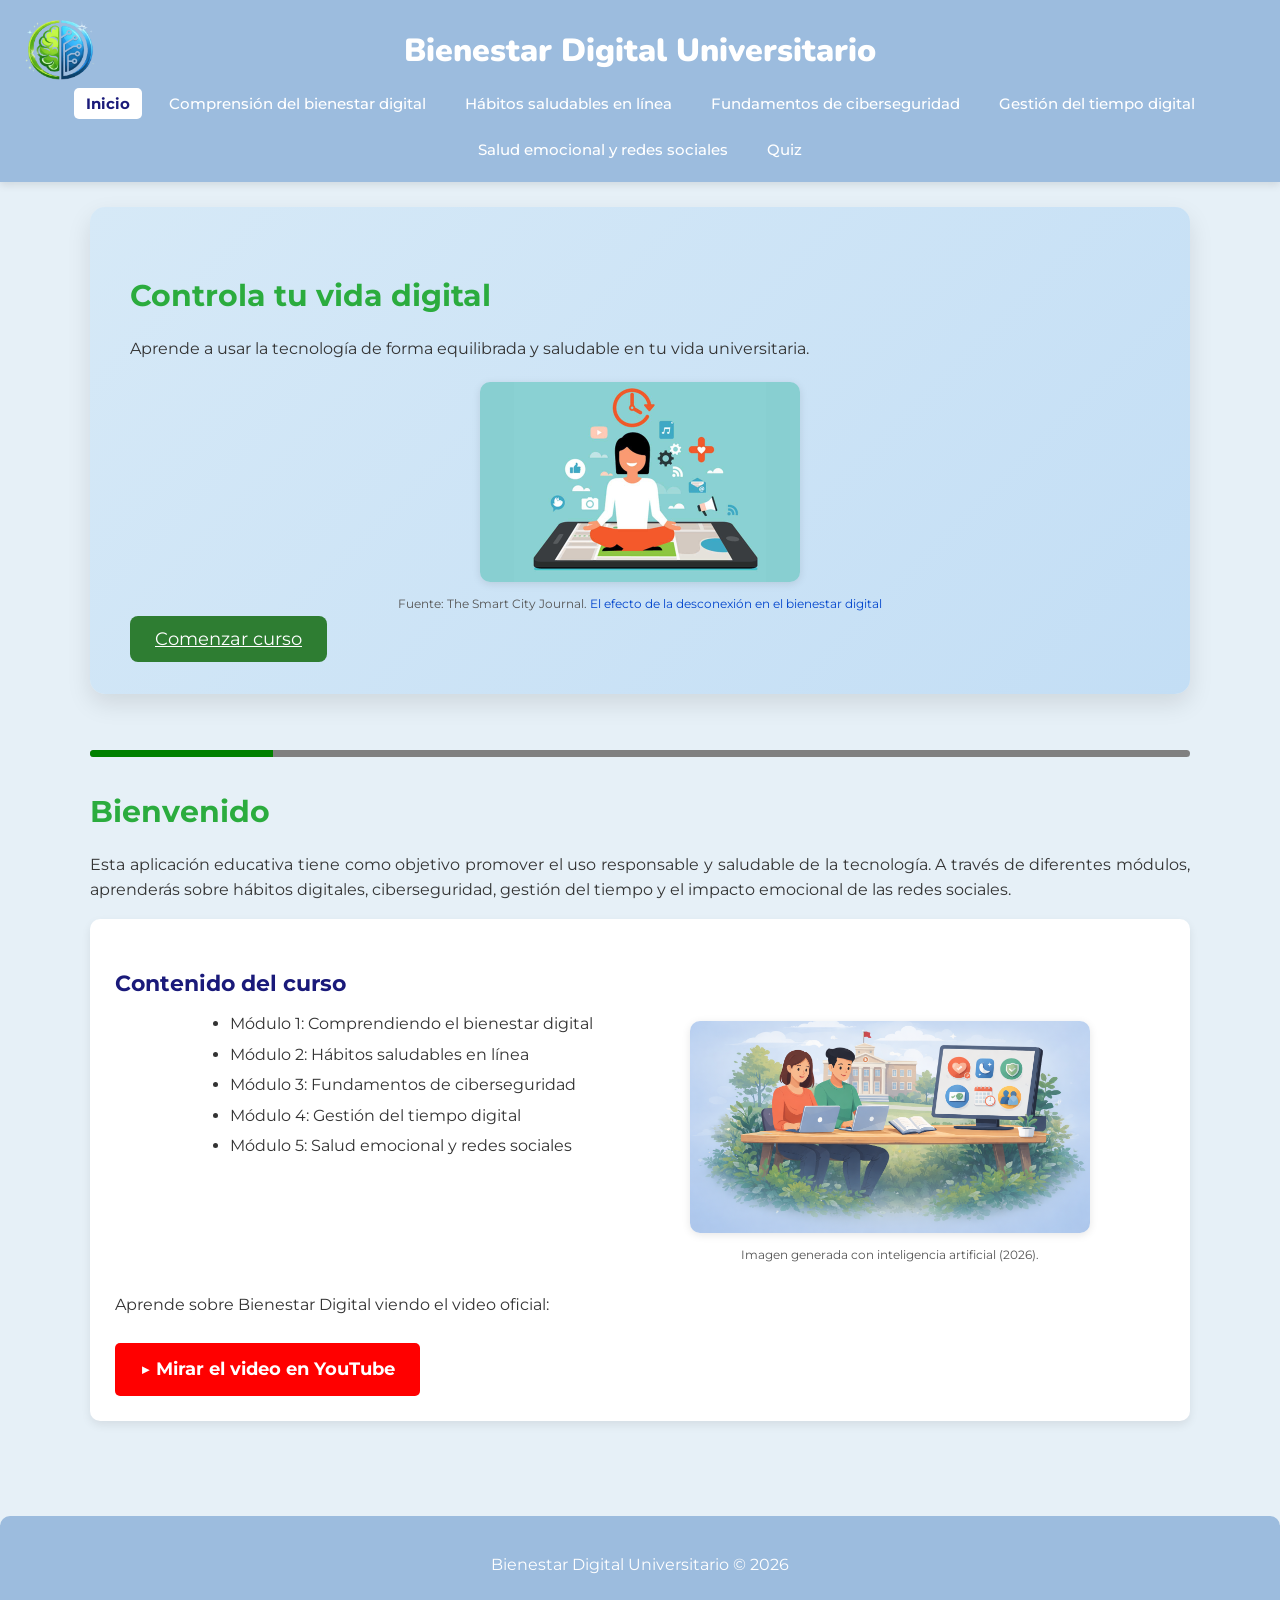
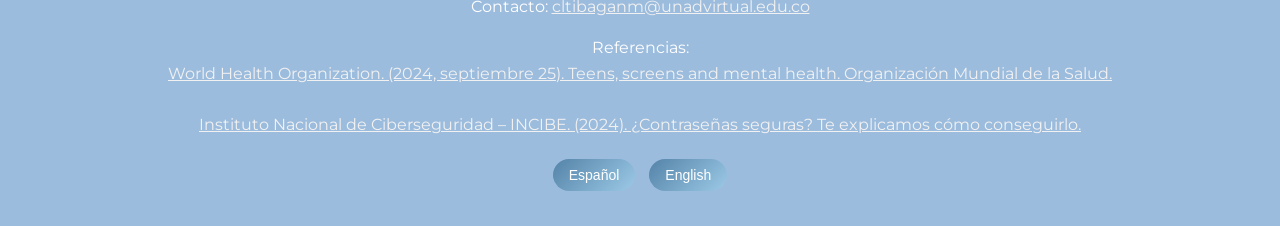
<file: index.html>
<!DOCTYPE html>
<html lang="es">

<head>
    <meta charset="UTF-8">
    <meta name="viewport" content="width=device-width, initial-scale=1.0">
    <title>Bienestar Digital Universitario - Inicio</title>
    <link rel="stylesheet" href="style.css">
    <link rel="preconnect" href="https://fonts.googleapis.com">
    <link rel="preconnect" href="https://fonts.gstatic.com" crossorigin>
    <link
        href="https://fonts.googleapis.com/css2?family=Montserrat:ital,wght@0,100..900;1,100..900&family=Nunito:ital,wght@0,200..1000;1,200..1000&family=Roboto:ital,wght@0,100..900;1,100..900&display=swap"
        rel="stylesheet">
</head>

<body>

    <header>
        <img src="resources/Logo.png" alt="Logo" class="logo">
        <h1 id="titulo" class="titulo">Bienestar Digital Universitario</h1>

        <nav>
            <ul>
                <li><a id="nav-inicio" class="activo" href="index.html">Inicio</a></li>
                <li><a id="nav-mod1" href="modulo1.html">Comprensión del bienestar digital</a></li>
                <li><a id="nav-mod2" href="modulo2.html">Hábitos saludables en línea</a></li>
                <li><a id="nav-mod3" href="modulo3.html">Fundamentos de ciberseguridad</a></li>
                <li><a id="nav-mod4" href="modulo4.html">Gestión del tiempo digital</a></li>
                <li><a id="nav-mod5" href="modulo5.html">Salud emocional y redes sociales</a></li>
                <li><a id="nav-quiz" href="quiz.html">Quiz</a></li>
            </ul>
        </nav>

    </header>

    <main>
        <section class="hero">
            <h2 id="hero-titulo">Controla tu vida digital</h2>

            <p id="hero-texto">
                Aprende a usar la tecnología de forma equilibrada y saludable en tu vida universitaria.
            </p>
            <img src="resources/Bienestar digital.jpg" alt="Bienestar digital" class="hero-img">
            <p class="ref">
                Fuente: The Smart City Journal.
                <a href="https://www.thesmartcityjournal.com/es/articulos/el-efecto-de-la-desconexion-en-el-bienestar-digital"
                    target="_blank">
                    El efecto de la desconexión en el bienestar digital
                </a>
            </p>
            <a id="hero-btn" href="modulo1.html" class="btn-hero">
                Comenzar curso
            </a>
        </section>
        <progress class="barra-progreso" value="1" max="6"></progress>

        <h2 id="bienvenido">Bienvenido</h2>
        <p id="descripcion">
            Esta aplicación educativa tiene como objetivo promover el uso responsable y saludable de la tecnología.
            A través de diferentes módulos, aprenderás sobre hábitos digitales, ciberseguridad, gestión del tiempo
            y el impacto emocional de las redes sociales.
        </p>

        <section>
            <h3 id="contenido_curso" class="contenido_curso">Contenido del curso</h3>

            <div class="contenedores">
                <ul>
                    <li id="mod1-list">Módulo 1: Comprendiendo el bienestar digital</li>
                    <li id="mod2-list">Módulo 2: Hábitos saludables en línea</li>
                    <li id="mod3-list">Módulo 3: Fundamentos de ciberseguridad</li>
                    <li id="mod4-list">Módulo 4: Gestión del tiempo digital</li>
                    <li id="mod5-list">Módulo 5: Salud emocional y redes sociales</li>
                </ul>
                <div>
                    <img src="resources/Inicio.png" alt="inicio">
                    <p class="ref">
                        Imagen generada con inteligencia artificial (2026).
                    </p>
                </div>

            </div>
            <p id="video-text">Aprende sobre Bienestar Digital viendo el video oficial:</p>

            <a id="video-btn" href="https://www.youtube.com/watch?v=ETKD0K1EK4w&t=3s" target="_blank" class="btn-video">
                ▶ Mirar el video en YouTube
            </a>

        </section>

    </main>

    <footer>
        <p id="footer-copy">Bienestar Digital Universitario &copy; 2026</p>

        <p id="footer-contacto">
            Contacto:
            <a href="mailto:cltibaganm@unadvirtual.edu.co">
                cltibaganm@unadvirtual.edu.co
            </a>
        </p>

        <p id="footer-referencias">
            Referencias:
            <br>
            <a href="https://www.who.int/europe/news/item/25-09-2024-teens--screens-and-mental-health" target="_blank">
                World Health Organization. (2024, septiembre 25). Teens, screens and mental health. Organización Mundial
                de la Salud.
            </a>
            <br><br>
            <a href="https://www.incibe.es/ciudadania/blog/contrasenas-seguras-te-explicamos-como-conseguirlo"
                target="_blank">
                Instituto Nacional de Ciberseguridad – INCIBE. (2024). ¿Contraseñas seguras? Te explicamos cómo
                conseguirlo.
            </a>
        </p>
        <!-- Botones de idioma -->
        <div style="margin:10px;">
            <button onclick="cambiarIdioma('es')">Español</button>
            <button onclick="cambiarIdioma('en')">English</button>

        </div>
    </footer>
    <script src="index.js"></script>
</body>

</html>
</file>
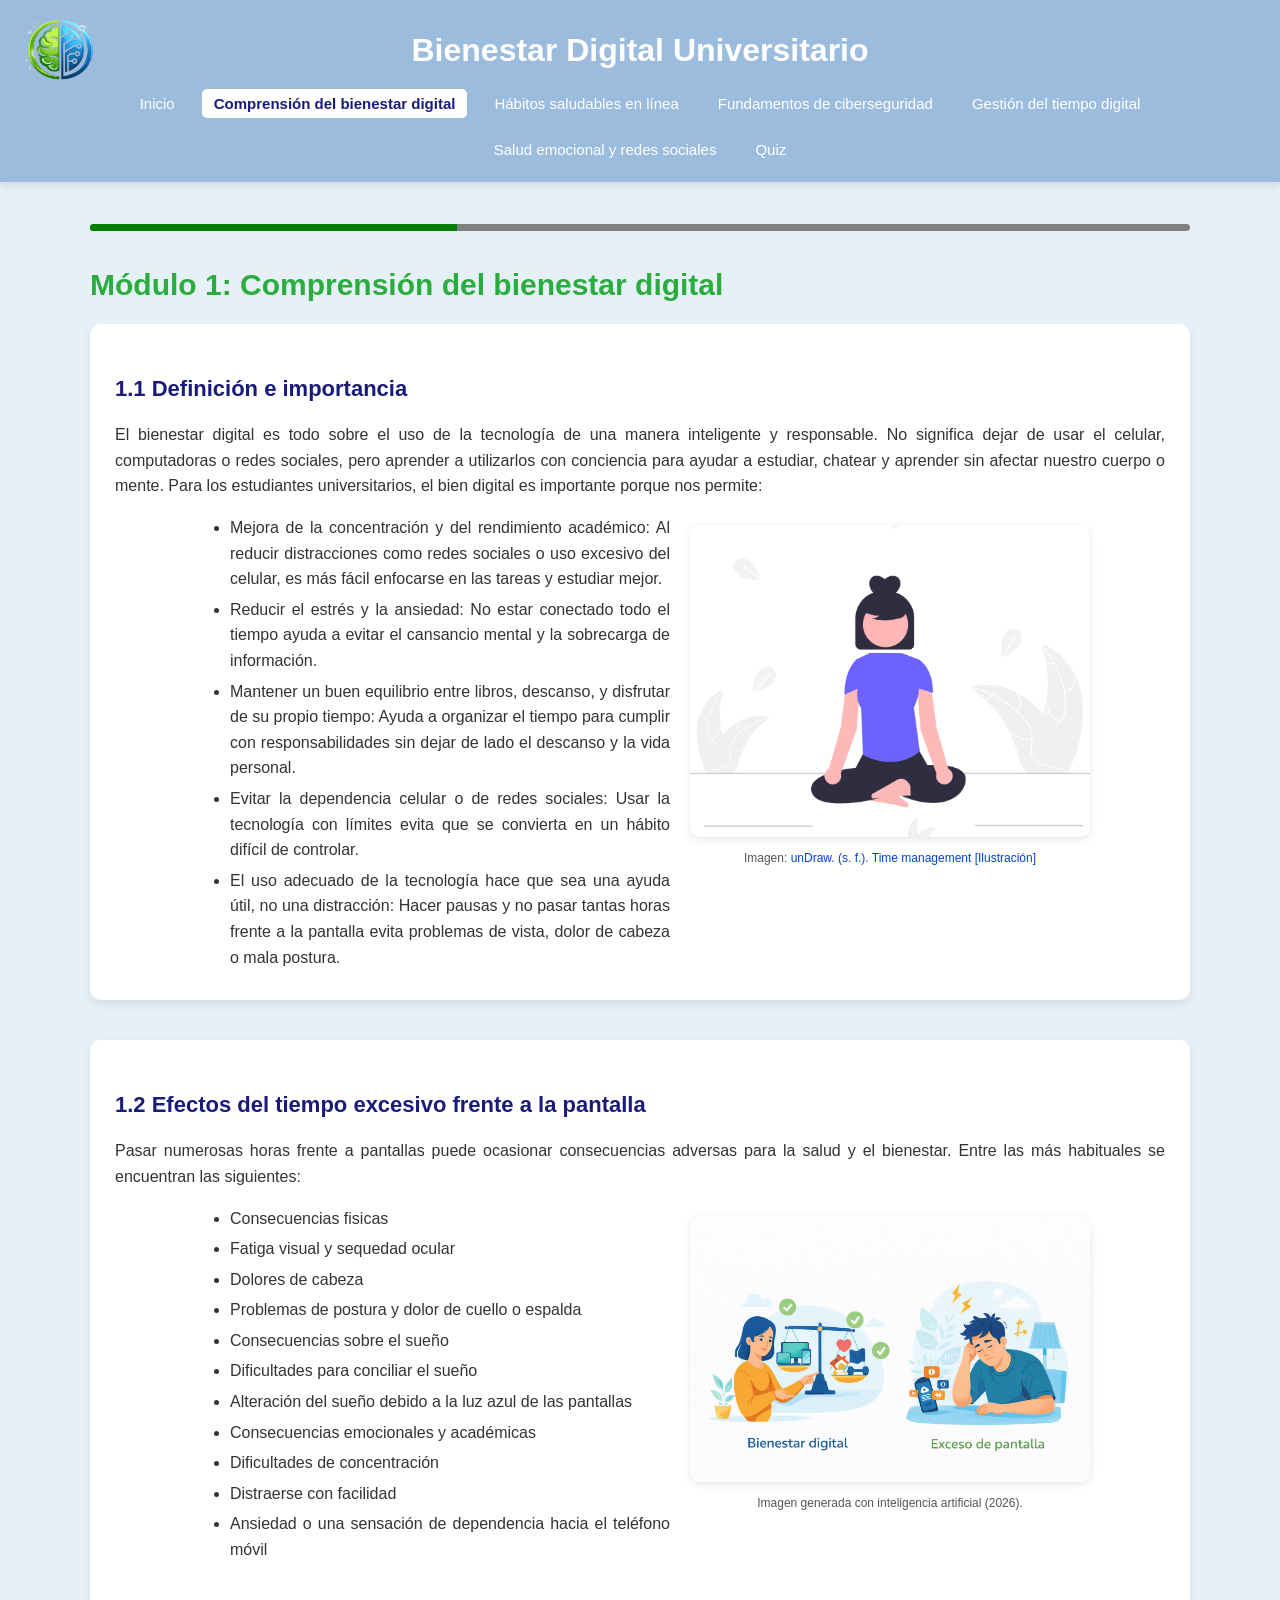
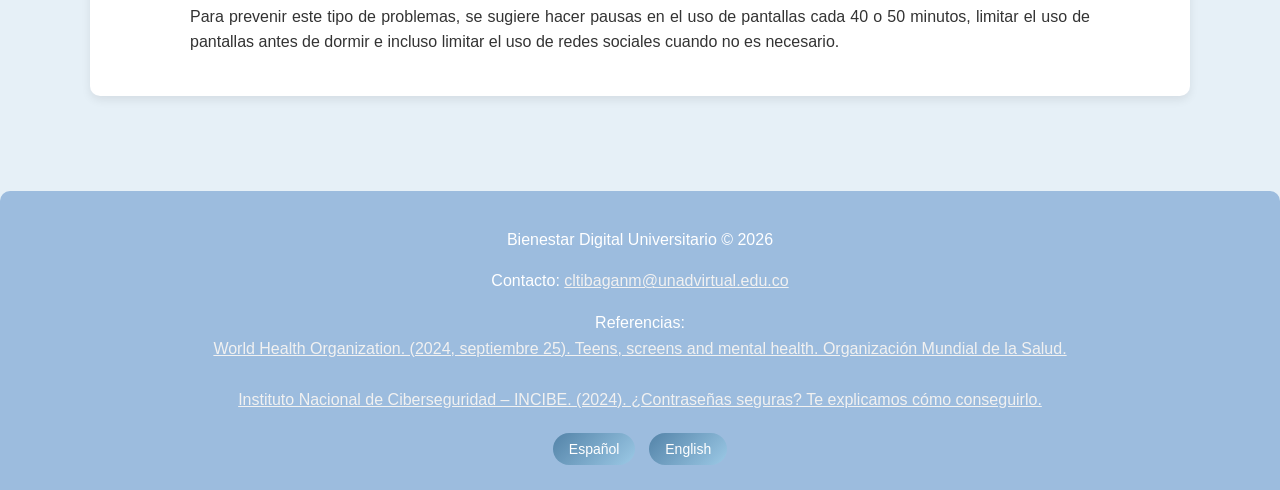
<file: modulo1.html>
<!DOCTYPE html>

<html lang="es">

<head>
    <meta charset="UTF-8">
    <title>Módulo 1 - Comprensión del bienestar digital</title>
    <link rel="stylesheet" href="style.css">
</head>

<body>

    <header>
        <img src="resources/Logo.png" alt="Logo" class="logo">
        <h1 id="titulo">Bienestar Digital Universitario</h1>

        <nav>
            <ul>
                <li><a id="nav-inicio" href="index.html">Inicio</a></li>
                <li><a id="nav-mod1" class="activo" href="modulo1.html">Comprensión del bienestar digital</a></li>
                <li><a id="nav-mod2" href="modulo2.html">Hábitos saludables en línea</a></li>
                <li><a id="nav-mod3" href="modulo3.html">Fundamentos de ciberseguridad</a></li>
                <li><a id="nav-mod4" href="modulo4.html">Gestión del tiempo digital</a></li>
                <li><a id="nav-mod5" href="modulo5.html">Salud emocional y redes sociales</a></li>
                <li><a id="nav-quiz" href="quiz.html">Quiz</a></li>
            </ul>
        </nav>
    </header>

    <main>
        <progress class="barra-progreso" value="2" max="6"></progress>

        <h2 id="mod1-titulo">Módulo 1: Comprensión del bienestar digital</h2>

        <section>
            <!-- SUBSECCIÓN 1 -->
            <h3 id="sub1">1.1 Definición e importancia</h3>

            <p id="sub1-texto">
                El bienestar digital es todo sobre el uso de la tecnología de una manera inteligente y responsable.
                No significa dejar de usar el celular, computadoras o redes sociales, pero aprender a utilizarlos
                con conciencia para ayudar a estudiar, chatear y aprender sin afectar nuestro cuerpo o mente.
                Para los estudiantes universitarios, el bien digital es importante porque nos permite:
            </p>

            <div class="contenedores">
                <ul>
                    <li id="li1">Mejora de la concentración y del rendimiento académico: Al reducir distracciones como
                        redes
                        sociales o uso excesivo del celular, es más fácil enfocarse en las tareas y estudiar mejor.</li>
                    <li id="li2">Reducir el estrés y la ansiedad: No estar conectado todo el tiempo ayuda a evitar el
                        cansancio
                        mental y la sobrecarga de información.</li>
                    <li id="li3">Mantener un buen equilibrio entre libros, descanso, y disfrutar de su propio tiempo:
                        Ayuda a
                        organizar el tiempo para cumplir con responsabilidades sin dejar de lado el descanso y la vida
                        personal.</li>
                    <li id="li4">Evitar la dependencia celular o de redes sociales: Usar la tecnología con límites evita
                        que se
                        convierta en un hábito difícil de controlar.</li>
                    <li id="li5">El uso adecuado de la tecnología hace que sea una ayuda útil, no una distracción: Hacer
                        pausas y
                        no pasar tantas horas frente a la pantalla evita problemas de vista, dolor de cabeza o mala
                        postura.</li>
                </ul>

                <!-- IMAGEN Y REFERENCIA -->
                <div>
                    <img src="resources/Imagen 1.png" alt="Bienestar Digital">
                    <p class="ref">
                        Imagen:
                        <a href="https://undraw.co/illustrations" target="_blank">
                            unDraw. (s. f.). Time management [Ilustración]
                        </a>
                    </p>
                </div>

            </div>
        </section>

        <!-- SUBSECCIÓN 2 -->
        <section>

            <h3 id="sub2">1.2 Efectos del tiempo excesivo frente a la pantalla</h3>

            <p id="sub2-texto">
                Pasar numerosas horas frente a pantallas puede ocasionar consecuencias adversas para la salud y el
                bienestar. Entre las más habituales se encuentran las siguientes:
            </p>

            <div class="contenedores">
                <ul>
                    <li id="li6">Consecuencias fisicas</li>
                    <li id="li7">Fatiga visual y sequedad ocular</li>
                    <li id="li8">Dolores de cabeza</li>
                    <li id="li9">Problemas de postura y dolor de cuello o espalda</li>
                    <li id="li10">Consecuencias sobre el sueño</li>
                    <li id="li11">Dificultades para conciliar el sueño</li>
                    <li id="li12">Alteración del sueño debido a la luz azul de las pantallas</li>
                    <li id="li13">Consecuencias emocionales y académicas</li>
                    <li id="li14">Dificultades de concentración</li>
                    <li id="li15">Distraerse con facilidad</li>
                    <li id="li16">Ansiedad o una sensación de dependencia hacia el teléfono móvil</li>
                </ul>

                <div>
                    <!-- IMAGEN Y REFERENCIA -->
                    <img src="resources/Imagen 2.png" alt="Efectos del uso excesivo">
                    <p class="ref">
                        Imagen generada con inteligencia artificial (2026).
                    </p>
                </div>

                <p id="sub2-final">
                    Para prevenir este tipo de problemas, se sugiere hacer pausas en el uso de pantallas cada 40 o
                    50 minutos, limitar el uso de pantallas antes de dormir e incluso limitar el uso de redes sociales
                    cuando no es necesario.
                </p>
            </div>
        </section>
    </main>

    <footer>
        <p id="footer-copy">Bienestar Digital Universitario &copy; 2026</p>

        <p id="footer-contacto">
            Contacto:
            <a href="mailto:cltibaganm@unadvirtual.edu.co">
                cltibaganm@unadvirtual.edu.co
            </a>
        </p>

        <p id="footer-referencias">
            Referencias:
            <br>
            <a href="https://www.who.int/europe/news/item/25-09-2024-teens--screens-and-mental-health" target="_blank">
                World Health Organization. (2024, septiembre 25). Teens, screens and mental health. Organización Mundial de la Salud.
            </a>
            <br><br>
            <a href="https://www.incibe.es/ciudadania/blog/contrasenas-seguras-te-explicamos-como-conseguirlo"
                target="_blank">
                Instituto Nacional de Ciberseguridad – INCIBE. (2024). ¿Contraseñas seguras? Te explicamos cómo
                conseguirlo.
            </a>
        </p>

        <!-- Botones de idioma -->
        <div>
            <button onclick="cambiarIdioma('es')">Español</button>
            <button onclick="cambiarIdioma('en')">English</button>
        </div>
    </footer>
    <script src="modulo1.js"></script>
</body>

</html>
</file>
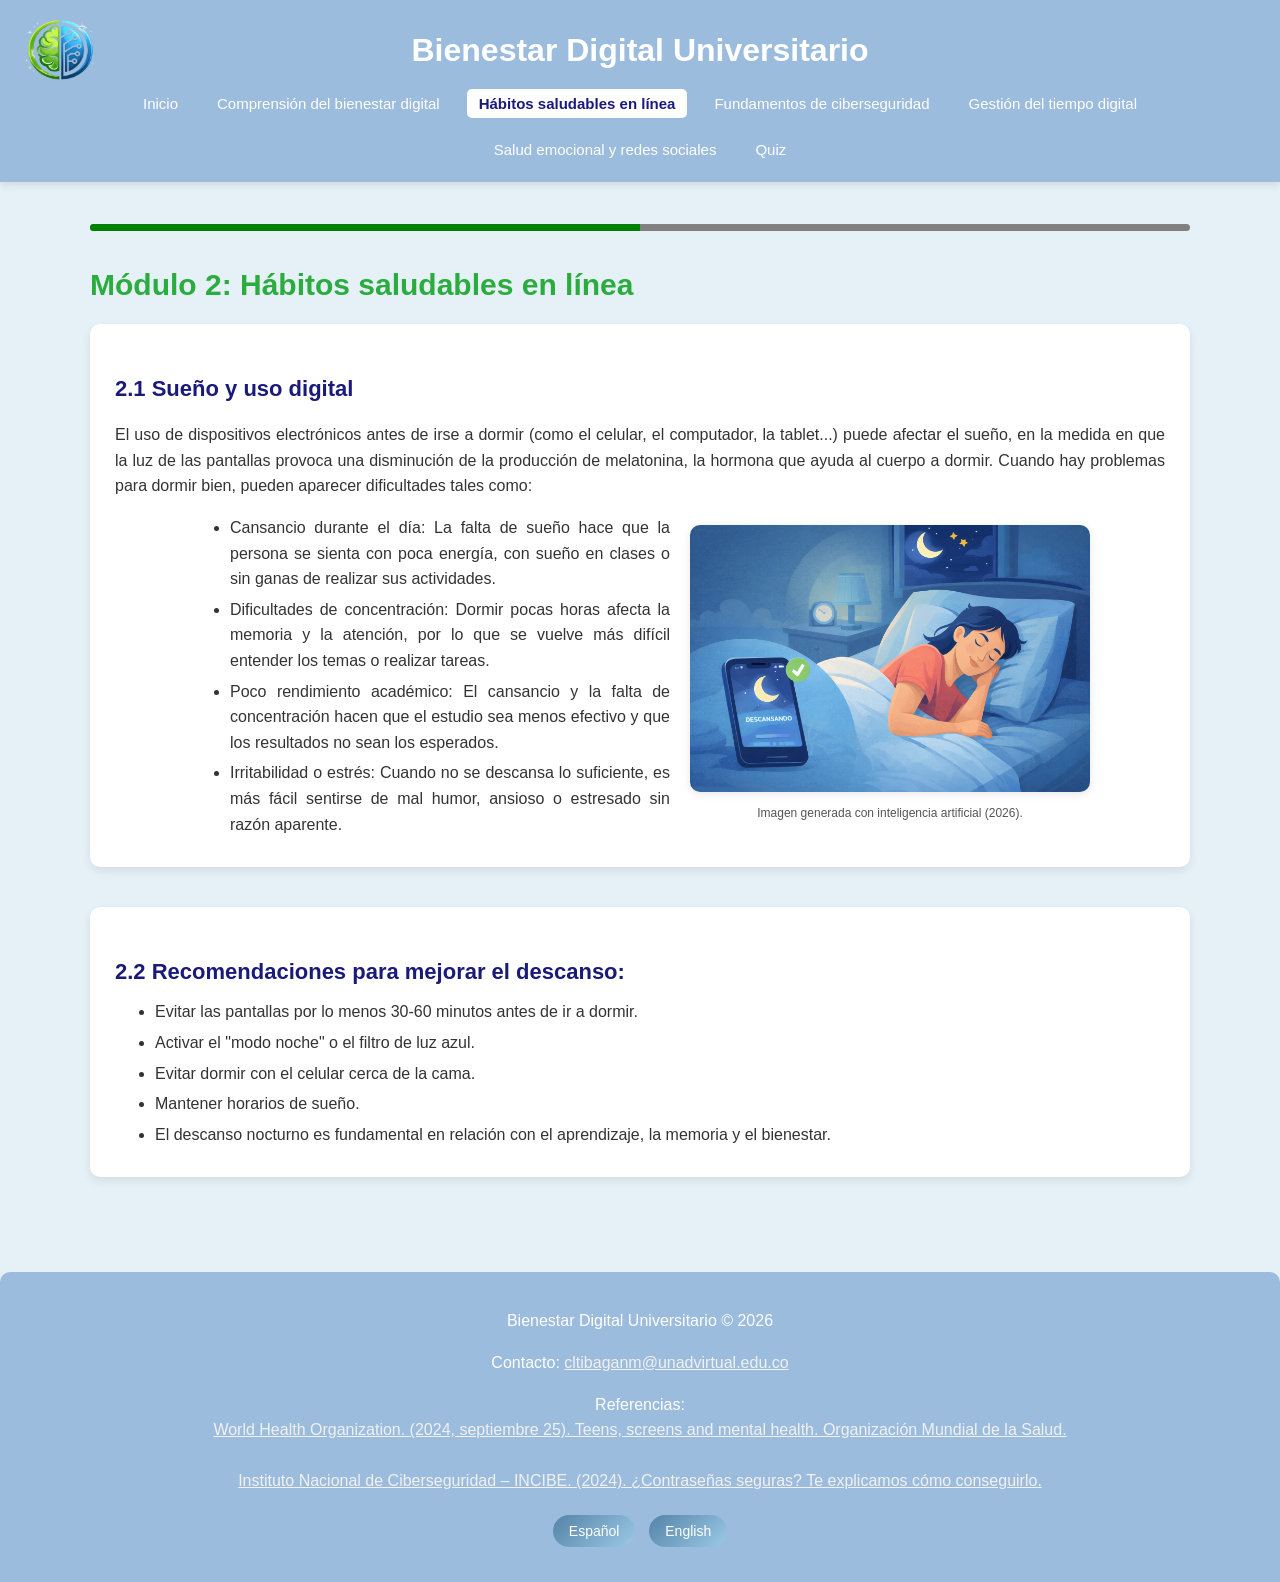
<file: modulo2.html>
<!DOCTYPE html>

<html lang="es">

<head>
    <meta charset="UTF-8">
    <title>Módulo 2 - Hábitos saludables en línea</title>
    <link rel="stylesheet" href="style.css">
</head>

<body>

    <header>
        <img src="resources/Logo.png" alt="Logo" class="logo">
        <h1 id="titulo">Bienestar Digital Universitario</h1>
        <nav>
            <ul>
                <li><a id="nav-inicio" href="index.html">Inicio</a></li>
                <li><a id="nav-mod1" href="modulo1.html">Comprensión del bienestar digital</a></li>
                <li><a id="nav-mod2" class="activo" href="modulo2.html">Hábitos saludables en línea</a></li>
                <li><a id="nav-mod3" href="modulo3.html">Fundamentos de ciberseguridad</a></li>
                <li><a id="nav-mod4" href="modulo4.html">Gestión del tiempo digital</a></li>
                <li><a id="nav-mod5" href="modulo5.html">Salud emocional y redes sociales</a></li>
                <li><a id="nav-quiz" href="quiz.html">Quiz</a></li>
            </ul>
        </nav>
    </header>

    <main>
        <progress class="barra-progreso" value="3" max="6"></progress>


        <h2 id="mod2-titulo">Módulo 2: Hábitos saludables en línea</h2>

        <section>
            <!-- SUBSECCIÓN 1 -->
            <h3 id="sub1">2.1 Sueño y uso digital</h3>

            <p id="sub1-texto">
                El uso de dispositivos electrónicos antes de irse a dormir (como el celular, el computador, la
                tablet...) puede afectar el sueño, en la medida en que la luz de las pantallas provoca una
                disminución de la producción de melatonina, la hormona que ayuda al cuerpo a dormir.
                Cuando hay problemas para dormir bien, pueden aparecer dificultades tales como:
            </p>

            <div class="contenedores">
                <ul>
                    <li id="li1">Cansancio durante el día: La falta de sueño hace que la persona se sienta con poca
                        energía, con
                        sueño en clases o sin ganas de realizar sus actividades.</li>
                    <li id="li2">Dificultades de concentración: Dormir pocas horas afecta la memoria y la atención, por
                        lo que se
                        vuelve más difícil entender los temas o realizar tareas.</li>
                    <li id="li3">Poco rendimiento académico: El cansancio y la falta de concentración hacen que el
                        estudio sea
                        menos efectivo y que los resultados no sean los esperados.</li>
                    <li id="li4">Irritabilidad o estrés: Cuando no se descansa lo suficiente, es más fácil sentirse de
                        mal humor,
                        ansioso o estresado sin razón aparente.</li>
                </ul>

                <div>
                    <!-- IMAGEN Y REFERENCIA -->
                    <img src="resources/Imagen 3.png" alt="Bienestar Digital">
                    <p class="ref">
                        Imagen generada con inteligencia artificial (2026).
                    </p>
                </div>
            </div>
        </section>

        <section>
            <!-- SUBSECCIÓN 2 -->
            <h3 id="sub2">2.2 Recomendaciones para mejorar el descanso:</h3>

            <ul>
                <li id="li5">Evitar las pantallas por lo menos 30-60 minutos antes de ir a dormir.</li>
                <li id="li6">Activar el "modo noche" o el filtro de luz azul.</li>
                <li id="li7">Evitar dormir con el celular cerca de la cama.</li>
                <li id="li8">Mantener horarios de sueño.</li>
                <li id="li9">El descanso nocturno es fundamental en relación con el aprendizaje, la memoria y el
                    bienestar.
                </li>
            </ul>

        </section>

    </main>

    <footer>
        <p id="footer-copy">Bienestar Digital Universitario &copy; 2026</p>

        <p id="footer-contacto">
            Contacto:
            <a href="mailto:cltibaganm@unadvirtual.edu.co">
                cltibaganm@unadvirtual.edu.co
            </a>
        </p>

        <p id="footer-referencias">
            Referencias:
            <br>
            <a href="https://www.who.int/europe/news/item/25-09-2024-teens--screens-and-mental-health" target="_blank">
                World Health Organization. (2024, septiembre 25). Teens, screens and mental health. Organización Mundial
                de la Salud.
            </a>
            <br><br>
            <a href="https://www.incibe.es/ciudadania/blog/contrasenas-seguras-te-explicamos-como-conseguirlo"
                target="_blank">
                Instituto Nacional de Ciberseguridad – INCIBE. (2024). ¿Contraseñas seguras? Te explicamos cómo
                conseguirlo.
            </a>
        </p>

        <!-- Botones de idioma -->
        <div style="margin:10px;">
            <button onclick="cambiarIdioma('es')">Español</button>
            <button onclick="cambiarIdioma('en')">English</button>
        </div>
    </footer>
    <script src="modulo2.js"></script>

</body>

</html>
</file>
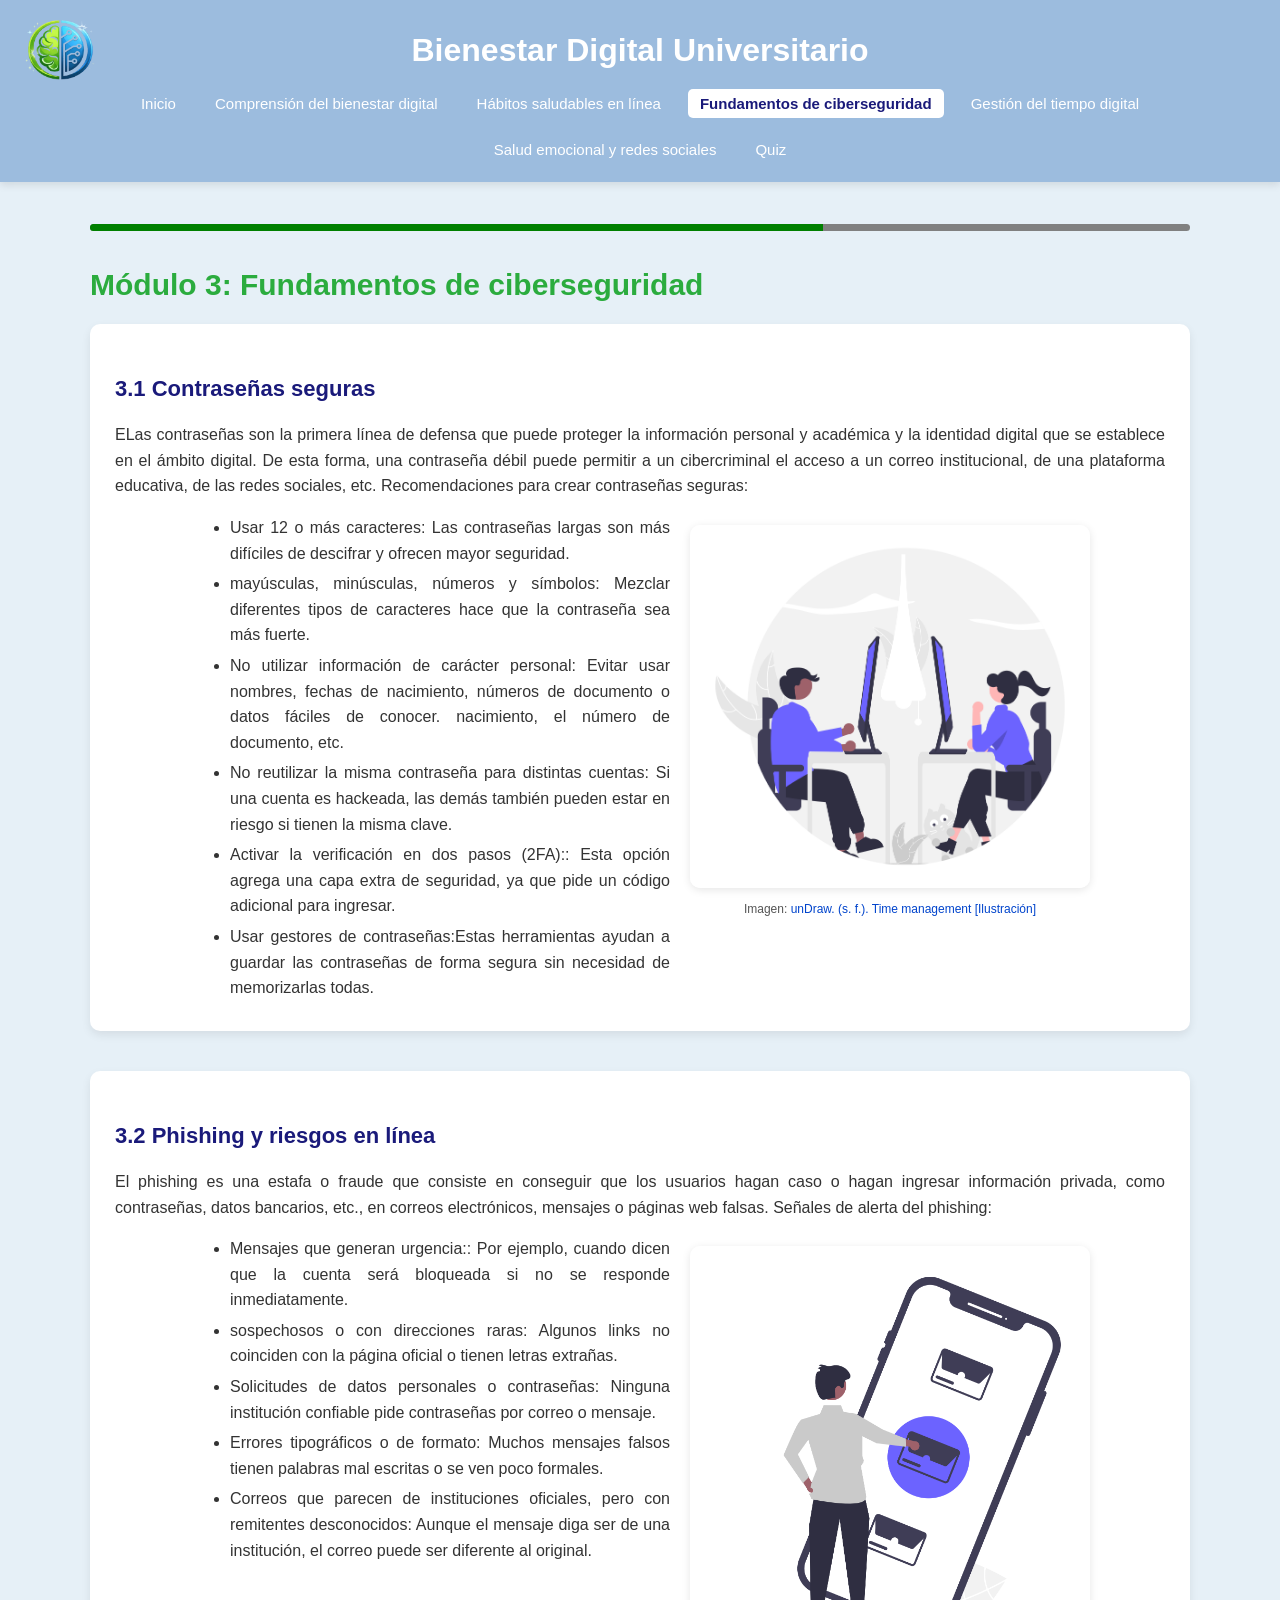
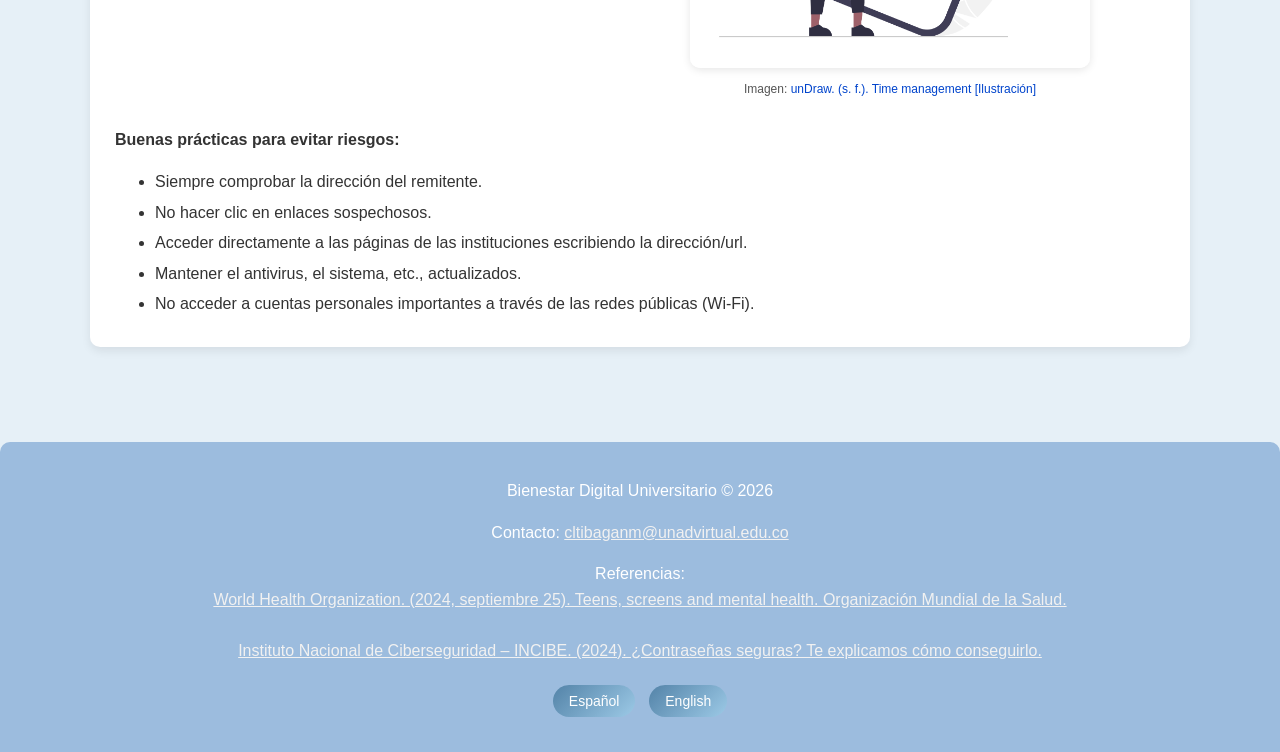
<file: modulo3.html>
<!DOCTYPE html>

<html lang="es">

<head>
    <meta charset="UTF-8">
    <title>Módulo 3 - Fundamentos de ciberseguridad</title>
    <link rel="stylesheet" href="style.css">
</head>

<body>

    <header>
        <img src="resources/Logo.png" alt="Logo" class="logo">
        <h1 id="titulo">Bienestar Digital Universitario</h1>
        <nav>
            <ul>
                <li><a id="nav-inicio" href="index.html">Inicio</a></li>
                <li><a id="nav-mod1" href="modulo1.html">Comprensión del bienestar digital</a></li>
                <li><a id="nav-mod2" href="modulo2.html">Hábitos saludables en línea</a></li>
                <li><a id="nav-mod3" class="activo" href="modulo3.html">Fundamentos de ciberseguridad</a></li>
                <li><a id="nav-mod4" href="modulo4.html">Gestión del tiempo digital</a></li>
                <li><a id="nav-mod5" href="modulo5.html">Salud emocional y redes sociales</a></li>
                <li><a id="nav-quiz" href="quiz.html">Quiz</a></li>
            </ul>
        </nav>
    </header>

    <main>
        <progress class="barra-progreso" value="4" max="6"></progress>

        <h2 id="mod3-titulo">Módulo 3: Fundamentos de ciberseguridad</h2>

        <section>
            <!-- SUBSECCIÓN 1 -->
            <h3 id="sub1">3.1 Contraseñas seguras</h3>

            <p id="sub1-texto">
                ELas contraseñas son la primera línea de defensa que puede proteger la información personal y
                académica y la identidad digital que se establece en el ámbito digital. De esta forma, una
                contraseña débil puede permitir a un cibercriminal el acceso a un correo institucional, de una
                plataforma educativa, de las redes sociales, etc.
                Recomendaciones para crear contraseñas seguras:
            </p>

            <div class="contenedores">
                <ul>
                    <li id="li1">Usar 12 o más caracteres: Las contraseñas largas son más difíciles de descifrar y
                        ofrecen mayor
                        seguridad.</li>
                    <li id="li2">mayúsculas, minúsculas, números y símbolos: Mezclar diferentes tipos de caracteres hace
                        que la
                        contraseña sea más fuerte.</li>
                    <li id="li3">No utilizar información de carácter personal: Evitar usar nombres, fechas de
                        nacimiento, números
                        de documento o datos fáciles de conocer.
                        nacimiento, el número de documento, etc.</li>
                    <li id="li4">No reutilizar la misma contraseña para distintas cuentas: Si una cuenta es hackeada,
                        las demás
                        también pueden estar en riesgo si tienen la misma clave.</li>
                    <li id="li5">Activar la verificación en dos pasos (2FA):: Esta opción agrega una capa extra de
                        seguridad, ya
                        que pide un código adicional para ingresar.</li>
                    <li id="li6">Usar gestores de contraseñas:Estas herramientas ayudan a guardar las contraseñas de
                        forma segura
                        sin necesidad de memorizarlas todas.</li>
                </ul>

                <div>
                    <!-- IMAGEN Y REFERENCIA -->
                    <img src="resources/Imagen 4.png" alt="Bienestar Digital">
                    <p class="ref">
                        Imagen:
                        <a href="https://undraw.co/illustrations" target="_blank">
                            unDraw. (s. f.). Time management [Ilustración]
                        </a>
                    </p>
                </div>

            </div>
        </section>

        <section>
            <!-- SUBSECCIÓN 2 -->
            <h3 id="sub2">3.2 Phishing y riesgos en línea</h3>

            <p id="sub2-texto">
                El phishing es una estafa o fraude que consiste en conseguir que los usuarios hagan caso o hagan
                ingresar información privada, como contraseñas, datos bancarios, etc., en correos electrónicos,
                mensajes o páginas web falsas.
                Señales de alerta del phishing:
            </p>

            <div class="contenedores">
                <ul>
                    <li id="li7">Mensajes que generan urgencia:: Por ejemplo, cuando dicen que la cuenta será bloqueada
                        si no se
                        responde inmediatamente.</li>
                    <li id="li8">sospechosos o con direcciones raras: Algunos links no coinciden con la página oficial o
                        tienen
                        letras extrañas.</li>
                    <li id="li9">Solicitudes de datos personales o contraseñas: Ninguna institución confiable pide
                        contraseñas
                        por correo o mensaje.</li>
                    <li id="li10">Errores tipográficos o de formato: Muchos mensajes falsos tienen palabras mal escritas
                        o se ven
                        poco formales.</li>
                    <li id="li11">Correos que parecen de instituciones oficiales, pero con remitentes desconocidos:
                        Aunque el
                        mensaje diga ser de una institución, el correo puede ser diferente al original.</li>
                </ul>

                <div>
                    <!-- IMAGEN Y REFERENCIA -->
                    <img src="resources/Imagen 5.png" alt="Efectos del uso excesivo">
                    <p class="ref">
                        Imagen:
                        <a href="https://undraw.co/illustrations" target="_blank">
                            unDraw. (s. f.). Time management [Ilustración]
                        </a>
                    </p>
                </div>

            </div>

            <div>
                <p id="sub3" class="subtitulos">Buenas prácticas para evitar riesgos:</p>

                <ul>
                    <li id="li12">Siempre comprobar la dirección del remitente.</li>
                    <li id="li13">No hacer clic en enlaces sospechosos.</li>
                    <li id="li14">Acceder directamente a las páginas de las instituciones escribiendo la dirección/url.
                    </li>
                    <li id="li15">Mantener el antivirus, el sistema, etc., actualizados.</li>
                    <li id="li16">No acceder a cuentas personales importantes a través de las redes públicas (Wi-Fi).
                    </li>
                </ul>

            </div>
        </section>
    </main>

    <footer>
        <p id="footer-copy">Bienestar Digital Universitario &copy; 2026</p>

        <p id="footer-contacto">
            Contacto:
            <a href="mailto:cltibaganm@unadvirtual.edu.co">
                cltibaganm@unadvirtual.edu.co
            </a>
        </p>

        <p id="footer-referencias">
            Referencias:
            <br>
            <a href="https://www.who.int/europe/news/item/25-09-2024-teens--screens-and-mental-health" target="_blank">
                World Health Organization. (2024, septiembre 25). Teens, screens and mental health. Organización Mundial
                de la Salud.
            </a>
            <br><br>
            <a href="https://www.incibe.es/ciudadania/blog/contrasenas-seguras-te-explicamos-como-conseguirlo"
                target="_blank">
                Instituto Nacional de Ciberseguridad – INCIBE. (2024). ¿Contraseñas seguras? Te explicamos cómo
                conseguirlo.
            </a>
        </p>

        <!-- Botones de idioma -->
        <div style="margin:10px;">
            <button onclick="cambiarIdioma('es')">Español</button>
            <button onclick="cambiarIdioma('en')">English</button>
        </div>
    </footer>
    <script src="modulo3.js"></script>

</body>

</html>
</file>
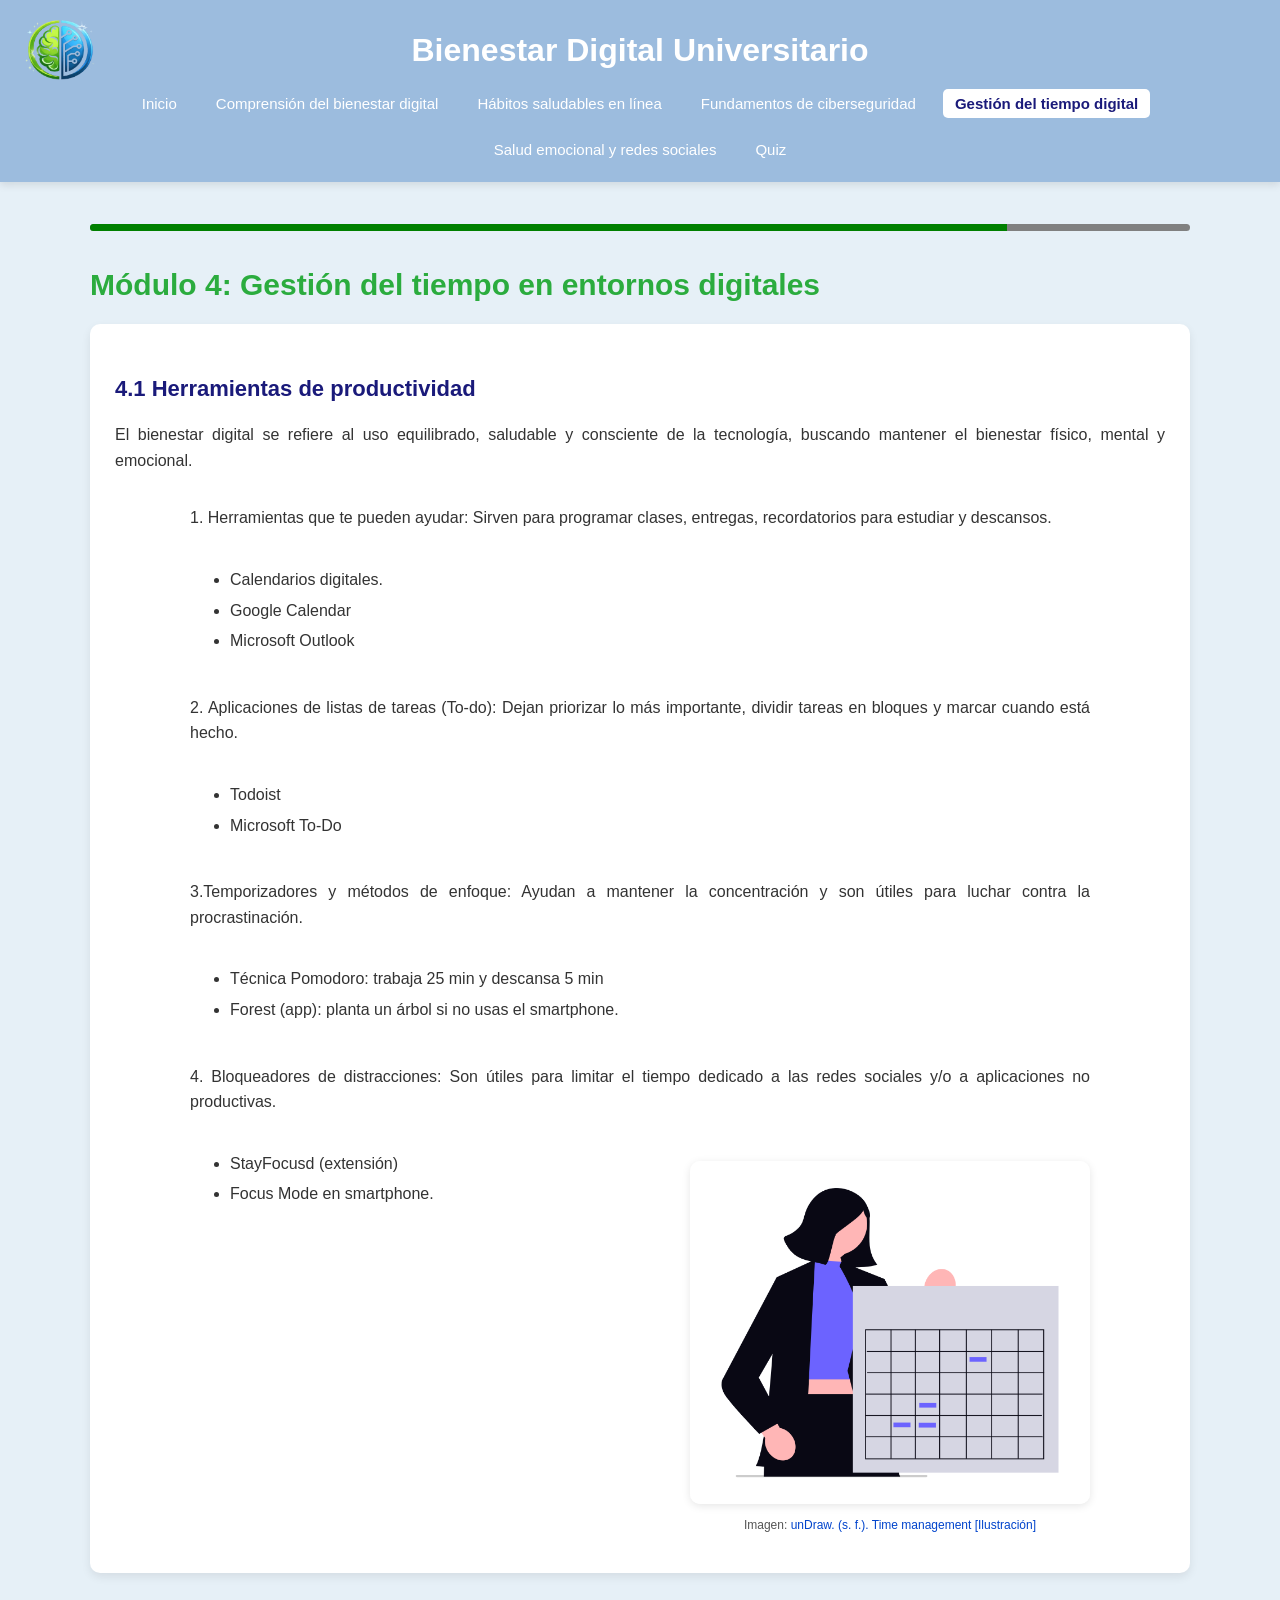
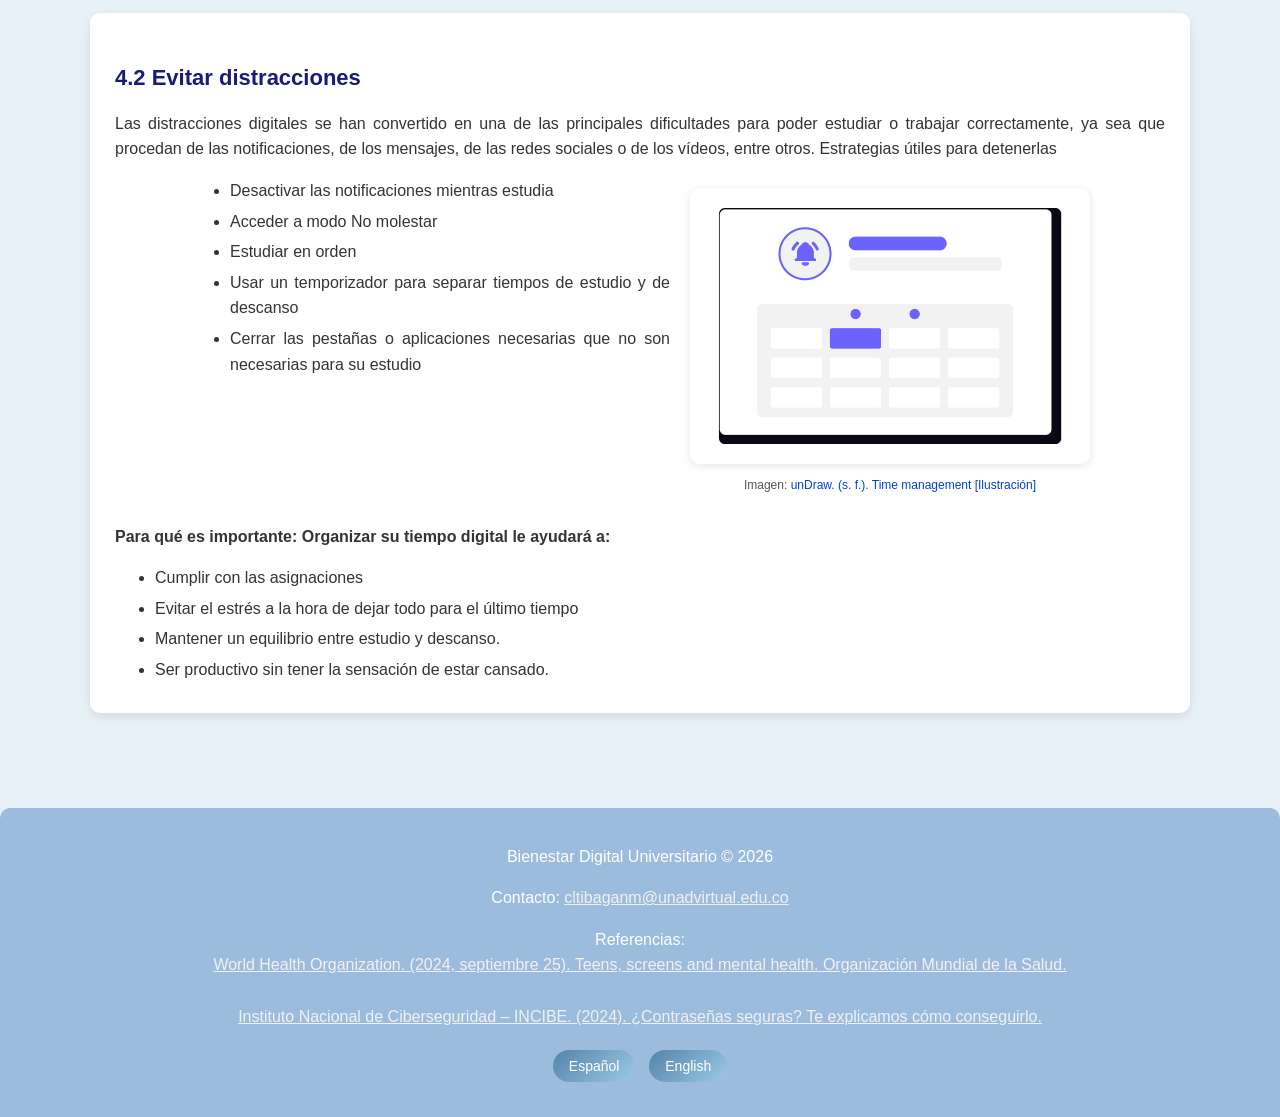
<file: modulo4.html>
<!DOCTYPE html>

<html lang="es">

<head>
    <meta charset="UTF-8">
    <title>Módulo 4: Gestión del tiempo en entornos digitales</title>
    <link rel="stylesheet" href="style.css">
</head>

<body>

    <header>
        <img src="resources/Logo.png" alt="Logo" class="logo">
        <h1 id="titulo">Bienestar Digital Universitario</h1>
        <nav>
            <ul>
                <li><a id="nav-inicio" href="index.html">Inicio</a></li>
                <li><a id="nav-mod1" href="modulo1.html">Comprensión del bienestar digital</a></li>
                <li><a id="nav-mod2" href="modulo2.html">Hábitos saludables en línea</a></li>
                <li><a id="nav-mod3" href="modulo3.html">Fundamentos de ciberseguridad</a></li>
                <li><a id="nav-mod4" class="activo" href="modulo4.html">Gestión del tiempo digital</a></li>
                <li><a id="nav-mod5" href="modulo5.html">Salud emocional y redes sociales</a></li>
                <li><a id="nav-quiz" href="quiz.html">Quiz</a></li>
            </ul>
        </nav>
    </header>

    <main>
        <progress class="barra-progreso" value="5" max="6"></progress>

        <h2 id="mod4-titulo">Módulo 4: Gestión del tiempo en entornos digitales</h2>

        <!-- SUBSECCIÓN 1 -->
        <section>

            <h3 id="sub1">4.1 Herramientas de productividad</h3>

            <p id="sub1-texto">
                El bienestar digital se refiere al uso equilibrado, saludable y consciente de la tecnología,
                buscando mantener el bienestar físico, mental y emocional.
            </p>

            <div class="contenedores">
                <p id="p1">1. Herramientas que te pueden ayudar: Sirven para programar clases, entregas, recordatorios
                    para estudiar y descansos.</p>

                <ul>
                    <li id="li1" class="modulo4">Calendarios digitales.</li>
                    <li id="li2" class="modulo4">Google Calendar</li>
                    <li id="li3" class="modulo4">Microsoft Outlook</li>
                </ul>

                <p id="p2">2. Aplicaciones de listas de tareas (To-do): Dejan priorizar lo más importante, dividir
                    tareas en bloques y marcar cuando está hecho.</p>

                <ul>
                    <li id="li4" class="modulo4">Todoist</li>
                    <li id="li5" class="modulo4">Microsoft To-Do</li>
                </ul>

                <p id="p3">3.Temporizadores y métodos de enfoque: Ayudan a mantener la concentración y son útiles para
                    luchar contra la procrastinación.</p>

                <ul>
                    <li id="li6" class="modulo4">Técnica Pomodoro: trabaja 25 min y descansa 5 min</li>
                    <li id="li7" class="modulo4">Forest (app): planta un árbol si no usas el smartphone.</li>
                </ul>

                <p id="p4">4. Bloqueadores de distracciones: Son útiles para limitar el tiempo dedicado a las redes
                    sociales y/o a aplicaciones no productivas.</p>

                <ul>
                    <li id="li8" class="modulo4">StayFocusd (extensión)</li>
                    <li id="li9" class="modulo4">Focus Mode en smartphone.</li>
                </ul>

                <div>
                    <!-- IMAGEN Y REFERENCIA -->
                    <img src="resources/Imagen 6.png" alt="Bienestar Digital">
                    <p class="ref">
                        Imagen:
                        <a href="https://undraw.co/illustrations" target="_blank">
                            unDraw. (s. f.). Time management [Ilustración]
                        </a>
                    </p>
                </div>
            </div>

        </section>

        <section>
            <!-- SUBSECCIÓN 2 -->
            <h3 id="sub2">4.2 Evitar distracciones</h3>

            <p id="sub2-texto">
                Las distracciones digitales se han convertido en una de las principales dificultades para poder
                estudiar o trabajar correctamente, ya sea que procedan de las notificaciones, de los mensajes, de
                las redes sociales o de los vídeos, entre otros.
                Estrategias útiles para detenerlas
            </p>

            <div class="contenedores">
                <ul>
                    <li id="li10">Desactivar las notificaciones mientras estudia</li>
                    <li id="li11">Acceder a modo No molestar</li>
                    <li id="li12">Estudiar en orden</li>
                    <li id="li13">Usar un temporizador para separar tiempos de estudio y de descanso</li>
                    <li id="li14">Cerrar las pestañas o aplicaciones necesarias que no son necesarias para su estudio
                    </li>
                </ul>

                <div>
                    <!-- IMAGEN Y REFERENCIA -->
                    <img src="resources/Imagen 7.png" alt="Efectos del uso excesivo">
                    <p class="ref">
                        Imagen:
                        <a href="https://undraw.co/illustrations" target="_blank">
                            unDraw. (s. f.). Time management [Ilustración]
                        </a>
                    </p>
                </div>

            </div>

            <div>
                <p id="sub3" class="subtitulos">Para qué es importante: Organizar su tiempo digital le ayudará a:</p>

                <ul>
                    <li id="li15">Cumplir con las asignaciones</li>
                    <li id="li16">Evitar el estrés a la hora de dejar todo para el último tiempo</li>
                    <li id="li17">Mantener un equilibrio entre estudio y descanso.</li>
                    <li id="li18">Ser productivo sin tener la sensación de estar cansado.</li>
                </ul>
            </div>

        </section>

    </main>

    <footer>
        <p id="footer-copy">Bienestar Digital Universitario &copy; 2026</p>

        <p id="footer-contacto">
            Contacto:
            <a href="mailto:cltibaganm@unadvirtual.edu.co">
                cltibaganm@unadvirtual.edu.co
            </a>
        </p>

        <p id="footer-referencias">
            Referencias:
            <br>
            <a href="https://www.who.int/europe/news/item/25-09-2024-teens--screens-and-mental-health" target="_blank">
                World Health Organization. (2024, septiembre 25). Teens, screens and mental health. Organización Mundial
                de la Salud.
            </a>
            <br><br>
            <a href="https://www.incibe.es/ciudadania/blog/contrasenas-seguras-te-explicamos-como-conseguirlo"
                target="_blank">
                Instituto Nacional de Ciberseguridad – INCIBE. (2024). ¿Contraseñas seguras? Te explicamos cómo
                conseguirlo.
            </a>
        </p>

        <!-- Botones de idioma -->
        <div style="margin:10px;">
            <button onclick="cambiarIdioma('es')">Español</button>
            <button onclick="cambiarIdioma('en')">English</button>
        </div>
    </footer>
    <script src="modulo4.js"></script>
</body>

</html>
</file>
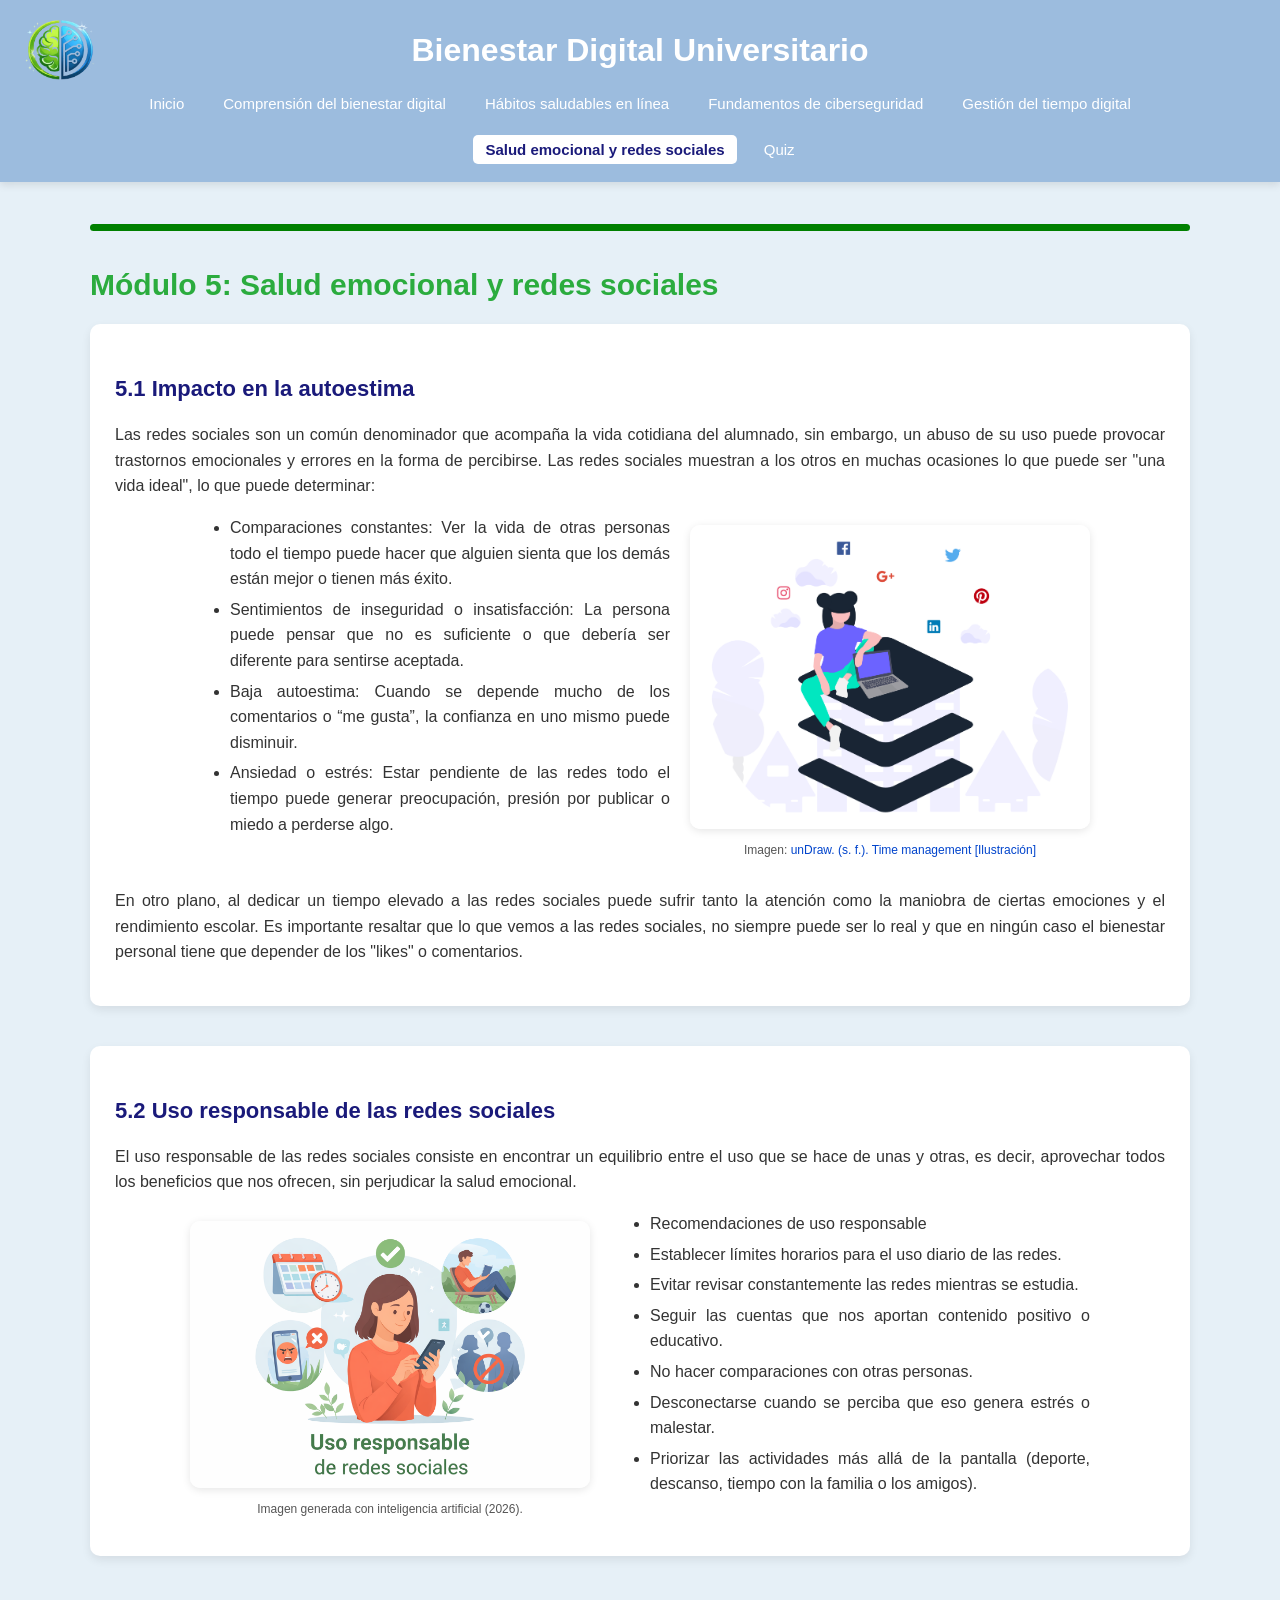
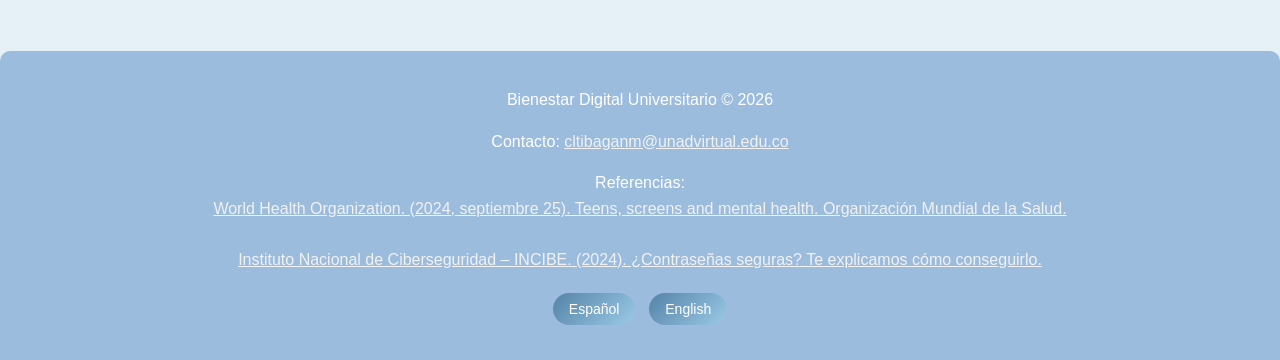
<file: modulo5.html>
<!DOCTYPE html>

<html lang="es">

<head>
    <meta charset="UTF-8">
    <title>Módulo 5: Salud emocional y redes sociales</title>
    <link rel="stylesheet" href="style.css">
</head>

<body>

    <header>
        <img src="resources/Logo.png" alt="Logo" class="logo">
        <h1 id="titulo">Bienestar Digital Universitario</h1>
        <nav>
            <ul>
                <li><a id="nav-inicio" href="index.html">Inicio</a></li>
                <li><a id="nav-mod1" href="modulo1.html">Comprensión del bienestar digital</a></li>
                <li><a id="nav-mod2" href="modulo2.html">Hábitos saludables en línea</a></li>
                <li><a id="nav-mod3" href="modulo3.html">Fundamentos de ciberseguridad</a></li>
                <li><a id="nav-mod4" href="modulo4.html">Gestión del tiempo digital</a></li>
                <li><a id="nav-mod5" class="activo" href="modulo5.html">Salud emocional y redes sociales</a></li>
                <li><a id="nav-quiz" href="quiz.html">Quiz</a></li>
            </ul>
        </nav>
    </header>

    <main>
        <progress class="barra-progreso" value="6" max="6"></progress>

        <h2 id="mod5-titulo">Módulo 5: Salud emocional y redes sociales</h2>

        <section>
            <!-- SUBSECCIÓN 1 -->
            <h3 id="sub1">5.1 Impacto en la autoestima</h3>

            <p id="p1">
                Las redes sociales son un común denominador que acompaña la vida cotidiana del alumnado, sin
                embargo, un abuso de su uso puede provocar trastornos emocionales y errores en la forma de
                percibirse.
                Las redes sociales muestran a los otros en muchas ocasiones lo que puede ser "una vida ideal", lo
                que puede determinar:
            </p>

            <div class="contenedores">
                <ul>
                    <li id="li1">Comparaciones constantes: Ver la vida de otras personas todo el tiempo puede hacer que
                        alguien
                        sienta que los demás están mejor o tienen más éxito.</li>
                    <li id="li2">Sentimientos de inseguridad o insatisfacción: La persona puede pensar que no es
                        suficiente o que
                        debería ser diferente para sentirse aceptada.</li>
                    <li id="li3">Baja autoestima: Cuando se depende mucho de los comentarios o “me gusta”, la confianza
                        en uno
                        mismo puede disminuir.</li>
                    <li id="li4">Ansiedad o estrés: Estar pendiente de las redes todo el tiempo puede generar
                        preocupación,
                        presión por publicar o miedo a perderse algo.</li>
                </ul>

                <div>
                    <img src="resources/Imagen 8.png" alt="Bienestar Digital">
                    <p class="ref">
                        Imagen:
                        <a href="https://undraw.co/illustrations" target="_blank">
                            unDraw. (s. f.). Time management [Ilustración]
                        </a>
                    </p>
                </div>
            </div>

            <div>
                <p id="p2">
                    En otro plano, al dedicar un tiempo elevado a las redes sociales puede sufrir tanto la atención
                    como la maniobra de ciertas emociones y el rendimiento escolar.
                    Es importante resaltar que lo que vemos a las redes sociales, no siempre puede ser lo real y que en
                    ningún caso el bienestar personal tiene que depender de los "likes" o comentarios.
                </p>
            </div>
        </section>

        <section>

            <h3 id="sub2">5.2 Uso responsable de las redes sociales</h3>

            <p id="p3">
                El uso responsable de las redes sociales consiste en encontrar un equilibrio entre el uso que se
                hace de unas y otras, es decir, aprovechar todos los beneficios que nos ofrecen, sin perjudicar la
                salud emocional.
            </p>

            <div class="contenedores">
                <div>
                    <img src="resources/imagen 9.png" alt="Efectos del uso excesivo">
                    <p class="ref">
                        Imagen generada con inteligencia artificial (2026).
                    </p>
                </div>

                <ul>
                    <li id="li5">Recomendaciones de uso responsable</li>
                    <li id="li6">Establecer límites horarios para el uso diario de las redes.</li>
                    <li id="li7">Evitar revisar constantemente las redes mientras se estudia.</li>
                    <li id="li8">Seguir las cuentas que nos aportan contenido positivo o educativo.</li>
                    <li id="li9">No hacer comparaciones con otras personas.</li>
                    <li id="li10">Desconectarse cuando se perciba que eso genera estrés o malestar.</li>
                    <li id="li11">Priorizar las actividades más allá de la pantalla (deporte, descanso, tiempo con la
                        familia o
                        los amigos).</li>
                </ul>

            </div>
        </section>

    </main>

    <footer>
        <p id="footer-copy">Bienestar Digital Universitario &copy; 2026</p>

        <p id="footer-contacto">
            Contacto:
            <a href="mailto:cltibaganm@unadvirtual.edu.co">
                cltibaganm@unadvirtual.edu.co
            </a>
        </p>

        <p id="footer-referencias">
            Referencias:
            <br>
            <a href="https://www.who.int/europe/news/item/25-09-2024-teens--screens-and-mental-health" target="_blank">
                World Health Organization. (2024, septiembre 25). Teens, screens and mental health. Organización Mundial
                de la Salud.
            </a>
            <br><br>
            <a href="https://www.incibe.es/ciudadania/blog/contrasenas-seguras-te-explicamos-como-conseguirlo"
                target="_blank">
                Instituto Nacional de Ciberseguridad – INCIBE. (2024). ¿Contraseñas seguras? Te explicamos cómo
                conseguirlo.
            </a>
        </p>

        <!-- Botones de idioma -->
        <div style="margin:10px;">
            <button onclick="cambiarIdioma('es')">Español</button>
            <button onclick="cambiarIdioma('en')">English</button>
        </div>
    </footer>

    <script src="modulo5.js"></script>
</body>

</html>
</file>
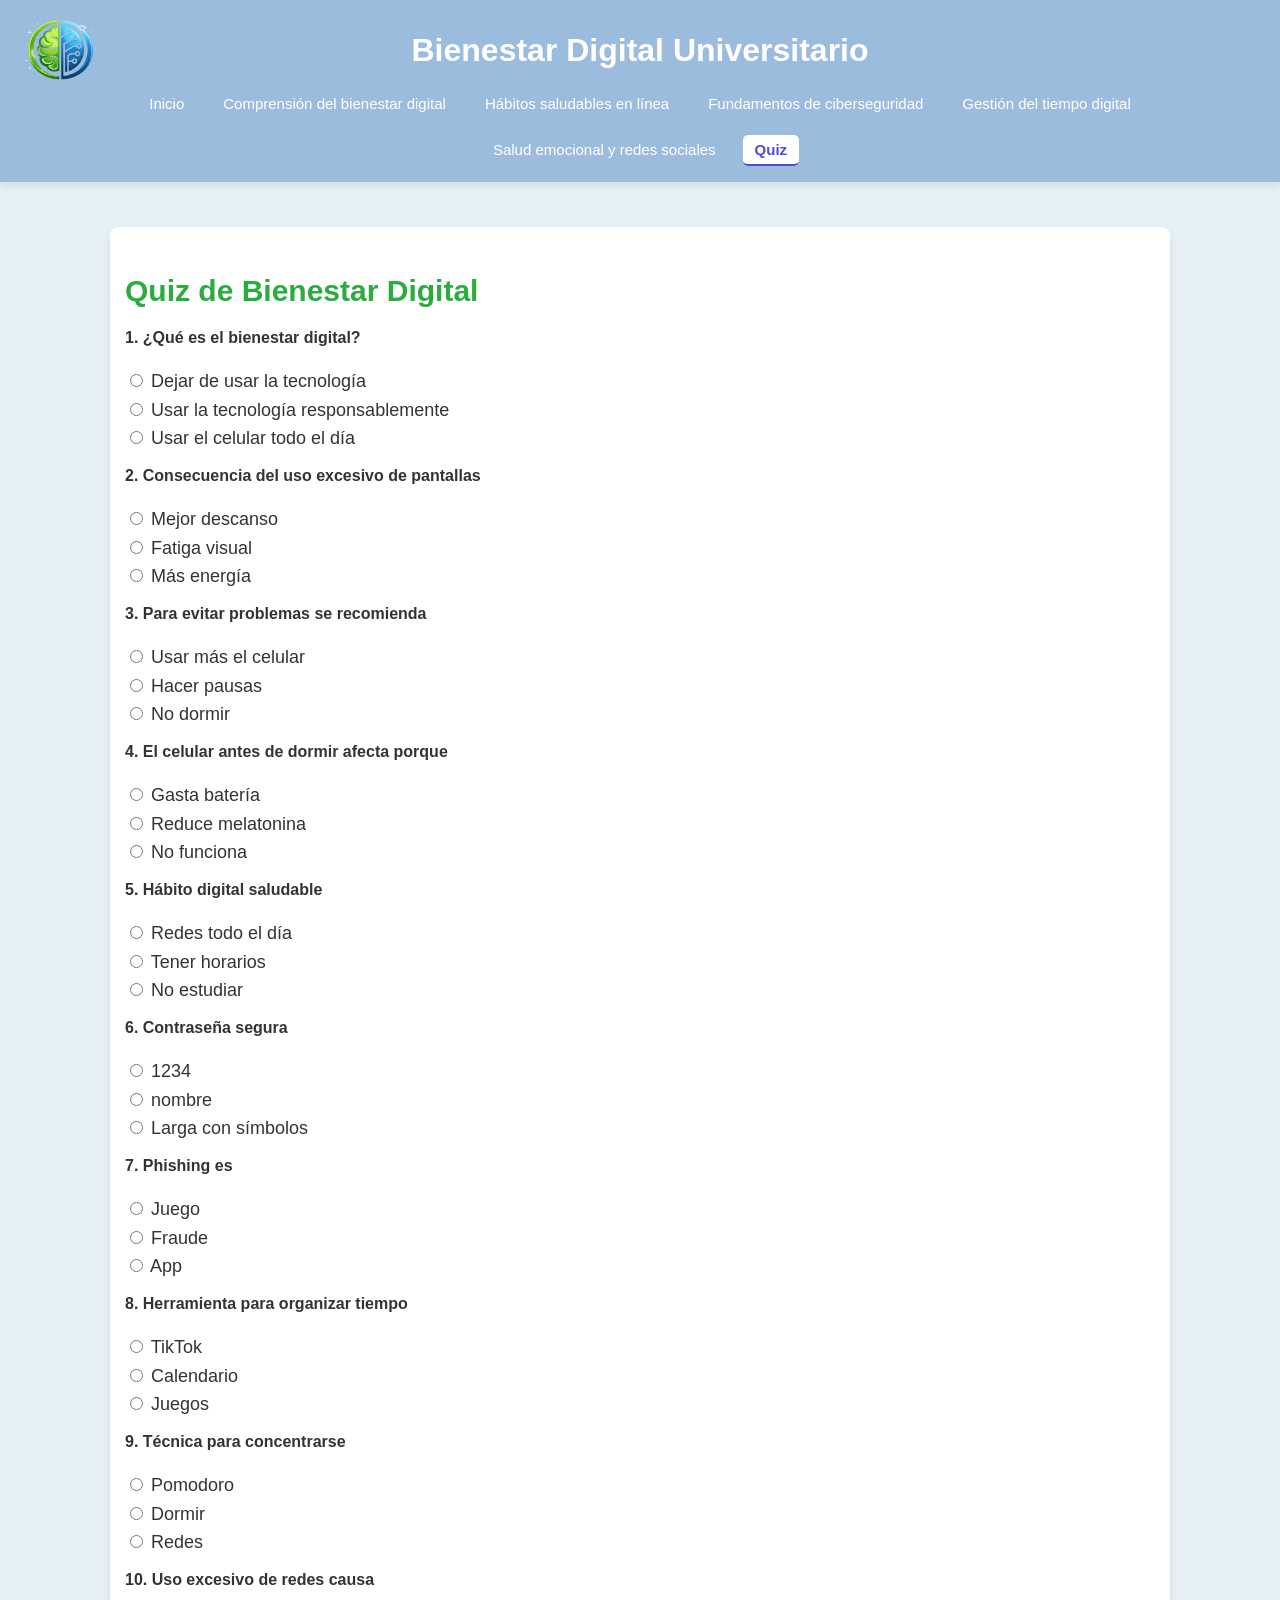
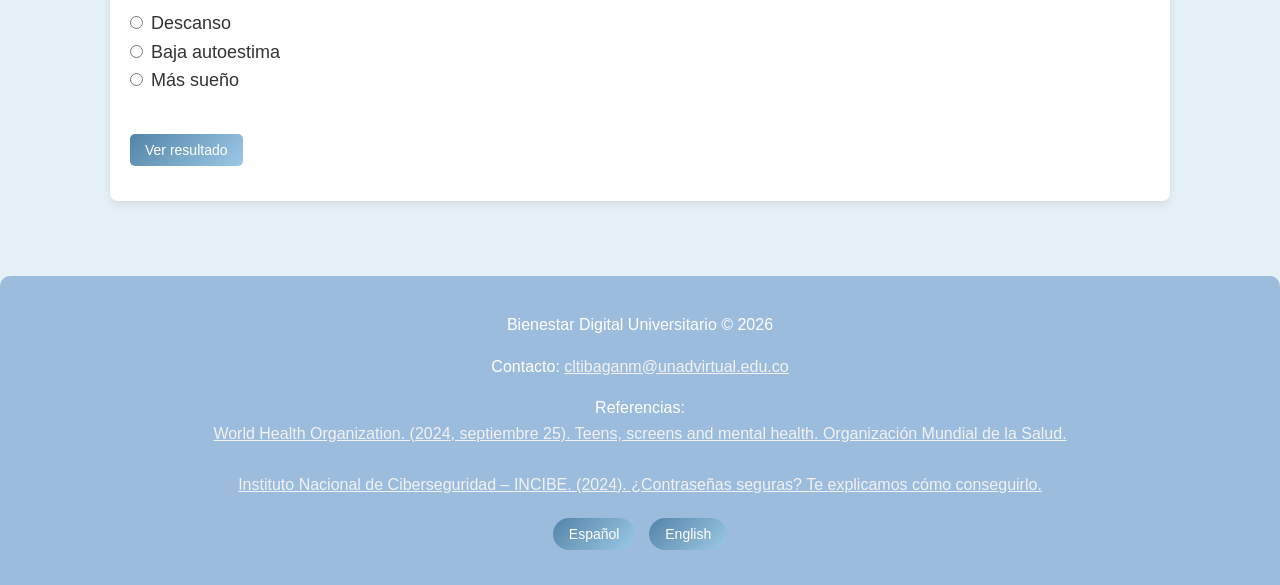
<file: quiz.html>
<!DOCTYPE html>
<html lang="es">

<head>
    <meta charset="UTF-8">
    <title>Quiz - Bienestar Digital</title>
    <link rel="stylesheet" href="style.css">

    <script>
        function calcular() {

            let puntos = 0;

            if (document.querySelector('input[name="p1"]:checked')?.value == "b") puntos++;
            if (document.querySelector('input[name="p2"]:checked')?.value == "b") puntos++;
            if (document.querySelector('input[name="p3"]:checked')?.value == "b") puntos++;
            if (document.querySelector('input[name="p4"]:checked')?.value == "b") puntos++;
            if (document.querySelector('input[name="p5"]:checked')?.value == "b") puntos++;
            if (document.querySelector('input[name="p6"]:checked')?.value == "c") puntos++;
            if (document.querySelector('input[name="p7"]:checked')?.value == "b") puntos++;
            if (document.querySelector('input[name="p8"]:checked')?.value == "b") puntos++;
            if (document.querySelector('input[name="p9"]:checked')?.value == "a") puntos++;
            if (document.querySelector('input[name="p10"]:checked')?.value == "b") puntos++;

            let mensaje = "Tu puntaje es: " + puntos + " / 10";

            if (puntos >= 8) {
                mensaje += " - Excelente 🎉";
            } else if (puntos >= 5) {
                mensaje += " - Bien 👍";
            } else {
                mensaje += " - Debes mejorar ⚠️";
            }

            document.getElementById("resultado").innerHTML = mensaje;
        }
    </script>

</head>

<body>

    <header>
        <img src="resources/Logo.png" alt="Logo" class="logo">
        <h1>Bienestar Digital Universitario</h1>
        <nav>
            <ul>
                <li><a href="index.html">Inicio</a></li>
                <li><a href="modulo1.html">Comprensión del bienestar digital</a></li>
                <li><a href="modulo2.html">Hábitos saludables en línea</a></li>
                <li><a href="modulo3.html">Fundamentos de ciberseguridad</a></li>
                <li><a href="modulo4.html">Gestión del tiempo digital</a></li>
                <li><a href="modulo5.html">Salud emocional y redes sociales</a></li>
                <li><a id="selected-item" class="activo" href="quiz.html">Quiz</a></li>
            </ul>
        </nav>
    </header>

    <main>

        <section class="quiz-section">

            <h2 class="quiz-title">Quiz de Bienestar Digital</h2>

            <form class="quiz-form">

                <p>1. ¿Qué es el bienestar digital?</p>
                <input type="radio" name="p1" value="a"> Dejar de usar la tecnología<br>
                <input type="radio" name="p1" value="b"> Usar la tecnología responsablemente<br>
                <input type="radio" name="p1" value="c"> Usar el celular todo el día<br>


                <p>2. Consecuencia del uso excesivo de pantallas</p>
                <input type="radio" name="p2" value="a"> Mejor descanso<br>
                <input type="radio" name="p2" value="b"> Fatiga visual<br>
                <input type="radio" name="p2" value="c"> Más energía<br>


                <p>3. Para evitar problemas se recomienda</p>
                <input type="radio" name="p3" value="a"> Usar más el celular<br>
                <input type="radio" name="p3" value="b"> Hacer pausas<br>
                <input type="radio" name="p3" value="c"> No dormir<br>


                <p>4. El celular antes de dormir afecta porque</p>
                <input type="radio" name="p4" value="a"> Gasta batería<br>
                <input type="radio" name="p4" value="b"> Reduce melatonina<br>
                <input type="radio" name="p4" value="c"> No funciona<br>


                <p>5. Hábito digital saludable</p>
                <input type="radio" name="p5" value="a"> Redes todo el día<br>
                <input type="radio" name="p5" value="b"> Tener horarios<br>
                <input type="radio" name="p5" value="c"> No estudiar<br>


                <p>6. Contraseña segura</p>
                <input type="radio" name="p6" value="a"> 1234<br>
                <input type="radio" name="p6" value="b"> nombre<br>
                <input type="radio" name="p6" value="c"> Larga con símbolos<br>


                <p>7. Phishing es</p>
                <input type="radio" name="p7" value="a"> Juego<br>
                <input type="radio" name="p7" value="b"> Fraude<br>
                <input type="radio" name="p7" value="c"> App<br>


                <p>8. Herramienta para organizar tiempo</p>
                <input type="radio" name="p8" value="a"> TikTok<br>
                <input type="radio" name="p8" value="b"> Calendario<br>
                <input type="radio" name="p8" value="c"> Juegos<br>


                <p>9. Técnica para concentrarse</p>
                <input type="radio" name="p9" value="a"> Pomodoro<br>
                <input type="radio" name="p9" value="b"> Dormir<br>
                <input type="radio" name="p9" value="c"> Redes<br>


                <p>10. Uso excesivo de redes causa</p>
                <input type="radio" name="p10" value="a"> Descanso<br>
                <input type="radio" name="p10" value="b"> Baja autoestima<br>
                <input type="radio" name="p10" value="c"> Más sueño<br>


                <br>

                <button type="button" class="quiz-button" onclick="calcular()">
                    Ver resultado
                </button>

            </form>

            <h3 id="resultado" class="quiz-resultado"></h3>

        </section>

    </main>
    <footer>
        <p id="footer-copy">Bienestar Digital Universitario &copy; 2026</p>

        <p id="footer-contacto">
            Contacto:
            <a href="mailto:cltibaganm@unadvirtual.edu.co">
                cltibaganm@unadvirtual.edu.co
            </a>
        </p>

        <p id="footer-referencias">
            Referencias:
            <br>
            <a href="https://www.who.int/europe/news/item/25-09-2024-teens--screens-and-mental-health" target="_blank">
                World Health Organization. (2024, septiembre 25). Teens, screens and mental health. Organización Mundial
                de la Salud.
            </a>
            <br><br>
            <a href="https://www.incibe.es/ciudadania/blog/contrasenas-seguras-te-explicamos-como-conseguirlo"
                target="_blank">
                Instituto Nacional de Ciberseguridad – INCIBE. (2024). ¿Contraseñas seguras? Te explicamos cómo
                conseguirlo.
            </a>
        </p>
        <!-- Botones de idioma -->
        <div style="margin:10px;">
            <button onclick="cambiarIdioma('es')">Español</button>
            <button onclick="cambiarIdioma('en')">English</button>
        </div>
    </footer>
</body>

</html>
</file>
<file: style.css>
/*ESTILOS GENERALES*/
body {
    margin: 0;
    padding: 0;
    font-family: "Montserrat", sans-serif;
    background-color: #e6f0f7;
    color: #333;
    line-height: 1.6; /* espacio entre líneas */
    text-align: justify;
    font-size: 18px; 
    text-align: justify;
}

/* párrafos */
p{
    font-size: 16px;
}

/* contenedor principal */
main {
    padding: 25px;
    max-width: 1100px;
    margin: 0 auto;
}

/* listas */
li{
    font-size: 16px;
}

ul {
    margin: 0%;
}

ul li {
    margin-bottom: 5px; /* separación entre items */
}

/*HERO (sección principal de bienvenida)*/
.hero {
    background: linear-gradient(135deg, #d6e9f7, #c3def5);
    padding: 40px;
    border-radius: 15px;
    box-shadow: 0 10px 25px rgba(0,0,0,0.1);
}
.hero-img {
    max-width: 250px; /* antes 350px */
    width: 100%;
    height: auto;
    margin-top: 20px;
}
/*botón del hero*/
.btn-hero {
  background-color: #2e7d32;
  padding: 12px 25px;
  border-radius: 8px;
  color: white;
  transition: 0.3s;
}
.btn-hero:hover {
    background-color: #1b5e20;
}

/*TÍTULO PRINCIPAL*/
#titulo {
    font-family: "Nunito", sans-serif;
    font-optical-sizing: auto;
    font-weight: 900;
    font-style: normal;
}

/*BARRA DE PROGRESO*/
.barra-progreso {
    width: 100%;
    height: 7px;
    appearance: none;
    -webkit-appearance: none;
    border: none;
    border-radius: 10px;
    overflow: hidden;
}

/*HEADER*/
header {
    background-color: #9cbcde;
    color: white;
    padding: 15px 20px;
    position: relative;
    display: flex;
    align-items: center;
    justify-content: center;
    flex-direction: column;
    box-shadow: 0 3px 8px rgba(0, 0, 0, 0.1);
}

header h1 {
    margin: 10px 0 0 0;
    font-size: 32px;
    font-weight: 700;
    text-align: center;
}

/*logo en la esquina*/
.logo {
    position: absolute;
    left: 20px;
    top: 2px;
    width: 80px;
    height: auto;
    box-shadow: none;
}

/*MENÚ DE NAVEGACIÓN*/
nav ul {
    list-style: none;
    padding: 0;
    margin: 15px 0 0 0;
    display: flex;
    flex-wrap: wrap;
    justify-content: center;
    gap: 15px;
}

nav ul li a {
    color: white;
    text-decoration: none;
    font-weight: 500;
    padding: 6px 12px;
    border-radius: 5px;
    transition: all 0.3s ease;
    font-size: 15px;
    position: relative;
}

/* subrayado animado */
nav ul li a::after {
    position: absolute;
    width: 0%;
    height: 2px;
    left: 0;
    bottom: 0;
    background-color: white;
    transition: 0.3s;
}

nav ul li a:hover::after {
    width: 100%;
}

/*efecto al pasar el mouse*/
nav ul li a:hover {
    background-color: rgba(255, 255, 255, 0.3);
}

/*item seleccionado*/
#selected-item {
    color: #4c4cd4;
    font-weight: bold;
    border-bottom: 2px solid #4c4cd4;
}

.activo {
    background-color: white;
    color: #1a1a7a;
    font-weight: bold;
}

/*SECCIONES*/
section {
    margin-bottom: 40px;
    background-color: #ffffff;
    padding: 25px;
    border-radius: 10px;
    box-shadow: 0 4px 10px rgba(0, 0, 0, 0.08);
    transition: all 0.3s ease;
}

section:hover {
    transform: translateY(-5px);
}

/*títulos*/
h1 {
    font-size: 36px;
}

h2 {
    color: #2bac3e;
    font-size: 30px;
    margin-bottom: 15px;
}

h3 {
    color: #1a1a7a; 
    margin-bottom: 10px;
    font-size: 22px;
}

/*subtítulos*/
.subtitulos {
    font-weight: 700;
}

article h3 {
    color: #00509e;
}

/*IMÁGENES*/
img {
    max-width: 100%;
    height: auto;
    display: block;
    margin: 10px auto;
    border-radius: 10px;
    box-shadow: 0 2px 8px rgba(0, 0, 0, 0.1);
    transition: all 0.3s ease;
}

.hero-img {
    width: 100%;
    max-width: 320px;
    height: auto;
}
.contenedores img:hover {
    transform: scale(1.05);
    box-shadow: 0 8px 20px rgba(0, 0, 0, 0.2);
}

/*referencia de imágenes*/
.img-ref {
    display: flex;
    flex-direction: column;
    align-items: center;
    max-width: 400px;
}

img:hover {
    border: 3px solid #2bac3e;
}

.ref {
    font-size: 12px;
    text-align: center;
    color: #555;
}

.ref a {
    color: #0044cc;
    text-decoration: none;
}

.ref a:hover {
    text-decoration: underline;
}

/*CONTENEDORES (módulos) */
.contenedores {
    max-width: 900px;
    margin: auto;
    display: flex;
    flex-wrap: wrap;
    justify-content: space-between;
    gap: 20px;
}

.contenedores ul {
    flex: 1;
    min-width: 250px;
}

.contenedores img {
    flex: 1;
    max-width: 400px;
}

/*BOTÓN VIDEO*/
.btn-video {
    display: inline-block;
    padding: 12px 25px;
    background-color: #ff0000;
    color: white;
    font-weight: bold;
    text-decoration: none;
    border-radius: 5px;
    transition: background-color 0.3s;
    margin-top: 10px;
}

.btn-video:hover {
    background-color: #cc0000;
}

button, .btn-hero, .btn-video {
    transition: all 0.3s ease;
}

button:hover, .btn-hero:hover, .btn-video:hover {
    transform: scale(1.05);
    opacity: 0.9;
}

/*BOTONES IDIOMA*/
button {
    background: linear-gradient(135deg, #5383a8, #9cc9e6);
    color: #fff;
    border: none;
    padding: 8px 16px;
    margin: 5px;
    border-radius: 20px;
    cursor: pointer;
    font-size: 14px;
}

/*QUIZ*/
.quiz-section {
    background: #ffffff;
    padding: 15px;
    margin: 20px;
    border-radius: 8px;
}

.quiz-title {
    color: #2bac3e;
    margin-bottom: 10px;
}

.quiz-form p {
    font-weight: bold;
    margin-top: 10px;
}

.quiz-button {
    background-color: #0b3d91;
    color: white;
    border: none;
    padding: 8px 15px;
    margin-top: 10px;
    border-radius: 5px;
    cursor: pointer;
}

.quiz-button:hover {
    background-color: #2bac3e;
}

.quiz-resultado {
    margin-top: 15px;
    font-size: 16px;
    font-weight: bold;
    color: green;
}

/* FOOTER */
footer {
    background-color: #9cbcde;
    color: white;
    text-align: center;
    padding: 20px;
    font-size: 14px;
    margin-top: 30px;
    border-top-left-radius: 10px;
    border-top-right-radius: 10px;
}

footer a {
    color: #f1f1f1;
    text-decoration: underline;
}
</file>
